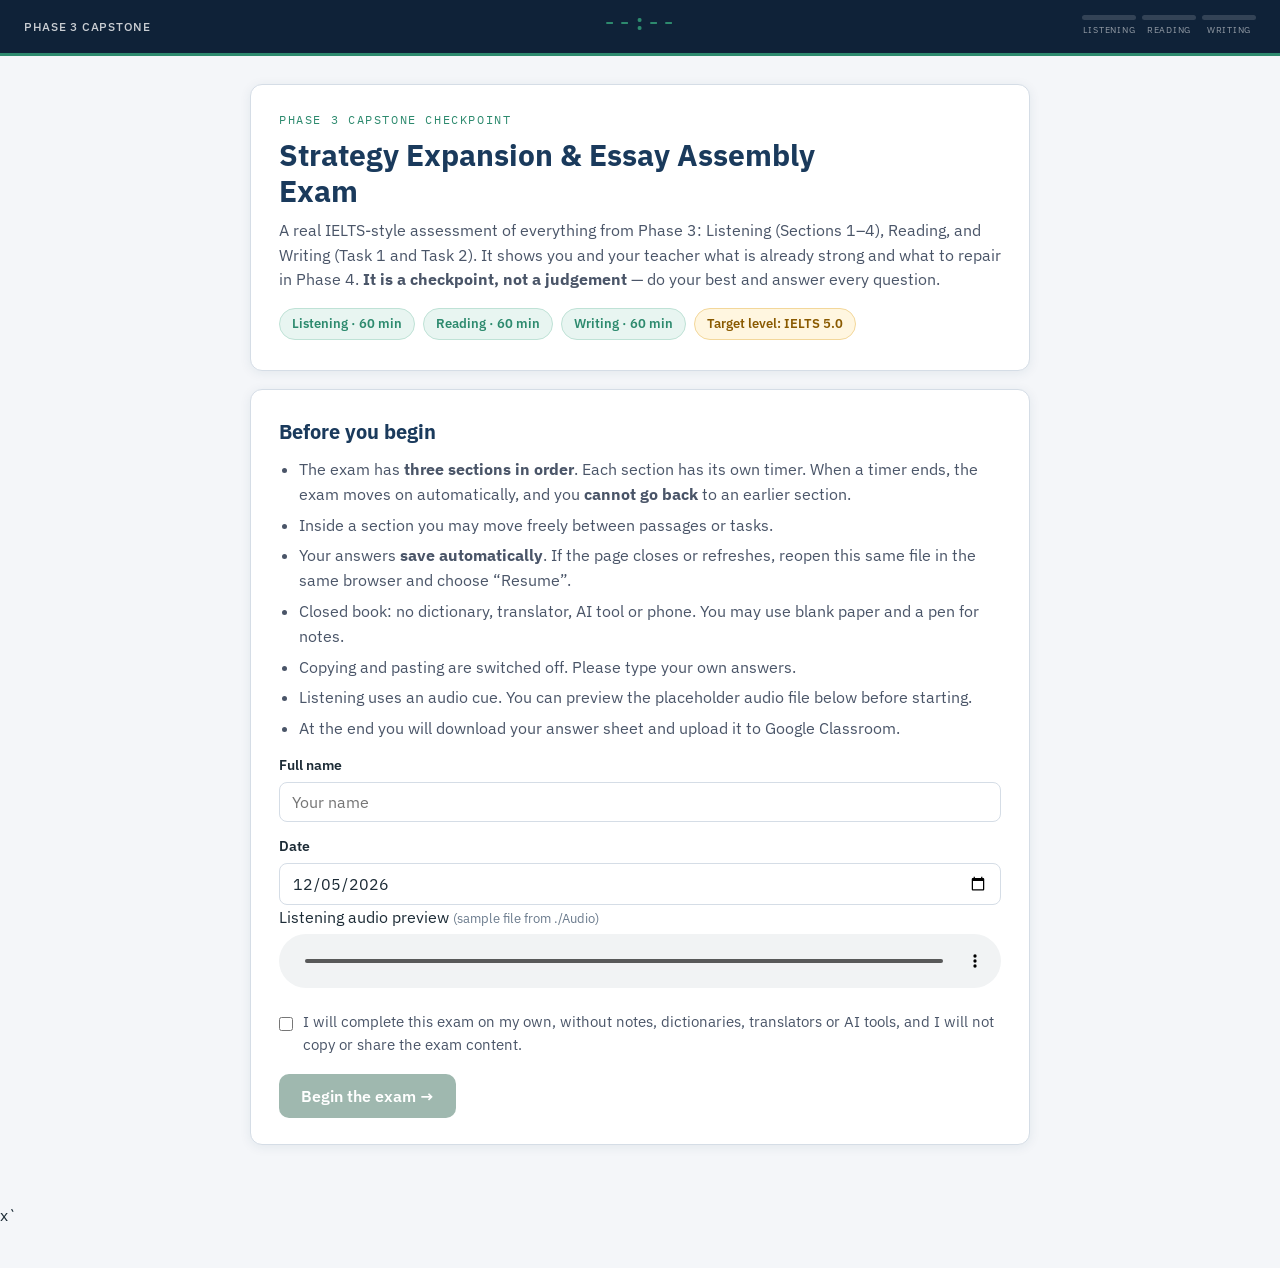
<file: index.html>
<!DOCTYPE html>
<html lang="en">
<head>
<meta charset="UTF-8">
<meta name="viewport" content="width=device-width, initial-scale=1.0">
<title>Phase 3 Capstone Exam — Pre-IELTS to 5.0</title>
<link rel="preconnect" href="https://fonts.googleapis.com">
<link href="https://fonts.googleapis.com/css2?family=IBM+Plex+Sans:ital,wght@0,300;0,400;0,500;0,600;0,700;1,400&family=IBM+Plex+Mono:wght@400;500&display=swap" rel="stylesheet">
<link rel="stylesheet" href="./capstone_phase3.css">
</head>
<body>
<a class="skip-link" href="#main-content">Skip to main content</a>

<header id="exam-header">
  <div class="hdr-left" id="hdr-title">Phase 3 Capstone</div>
  <div class="hdr-center"><div id="timer" aria-hidden="true">--:--</div><div id="timer-label"></div></div>
  <div class="hdr-right"><div id="progress-rail" aria-label="Exam progress"></div></div>
</header>
<div id="toast" role="status" aria-live="polite"></div>

<main id="main-content">

  <!-- COVER -->
  <section id="screen-cover" class="screen active">
    <div class="card">
      <div class="eyebrow">Phase 3 Capstone Checkpoint</div>
      <h1>Strategy Expansion &amp; Essay Assembly<br>Exam</h1>
      <p class="lead">A real IELTS-style assessment of everything from Phase 3: Listening (Sections 1–4), Reading, and Writing (Task 1 and Task 2). It shows you and your teacher what is already strong and what to repair in Phase 4. <b>It is a checkpoint, not a judgement</b> — do your best and answer every question.</p>
      <div class="chips" id="cover-chips"></div>
    </div>

    <div class="card hidden" id="cover-resume">
      <h2>Saved attempt found</h2>
      <p id="cover-resume-text" class="lead"></p>
      <div class="btn-row">
        <button class="btn btn-primary" id="btn-resume">Resume where I stopped</button>
        <button class="btn btn-ghost" id="btn-discard">Start a new attempt (erases saved answers)</button>
      </div>
      <div class="note clay">The timer kept running while the page was closed. If time ran out, that section was closed automatically.</div>
    </div>

    <div class="card" id="cover-form">
      <h2>Before you begin</h2>
      <ul class="rules">
        <li>The exam has <b>three sections in order</b>. Each section has its own timer. When a timer ends, the exam moves on automatically, and you <b>cannot go back</b> to an earlier section.</li>
        <li>Inside a section you may move freely between passages or tasks.</li>
        <li>Your answers <b>save automatically</b>. If the page closes or refreshes, reopen this same file in the same browser and choose “Resume”.</li>
        <li>Closed book: no dictionary, translator, AI tool or phone. You may use blank paper and a pen for notes.</li>
        <li>Copying and pasting are switched off. Please type your own answers.</li>
        <li>Listening uses an audio cue. You can preview the placeholder audio file below before starting.</li>
        <li>At the end you will download your answer sheet and upload it to Google Classroom.</li>
      </ul>
      <label class="fld" for="inp-name">Full name</label>
      <input type="text" id="inp-name" autocomplete="off" placeholder="Your name">
      <label class="fld" for="inp-date">Date</label>
      <input type="date" id="inp-date" autocomplete="off">
      <div class="fld">Listening audio preview <span class="small">(sample file from ./Audio)</span></div>
      <audio controls style="margin-top:4px;width:100%" src="./Audio/listening-placeholder.wav" aria-label="Listening audio preview"></audio>
      <label class="chk"><input type="checkbox" id="chk-integrity"><span>I will complete this exam on my own, without notes, dictionaries, translators or AI tools, and I will not copy or share the exam content.</span></label>
      <div class="note teal" id="storage-warn" style="display:none"></div>
      <div class="btn-row"><button class="btn btn-primary" id="btn-begin" disabled>Begin the exam →</button></div>
    </div>
  </section>

  <!-- INTRO SCREENS (filled by JS) -->
  <section id="screen-intro-reading" class="screen"></section>
  <section id="screen-intro-writing" class="screen"></section>
  <section id="screen-intro-listening" class="screen"></section>

  <!-- READING -->
  <section id="screen-run-reading" class="screen">
    <div class="run-top">
      <div class="tabs" id="reading-tabs" role="tablist"></div>
      <button class="btn btn-amber" id="btn-finish-reading">Finish Reading →</button>
    </div>
    <div id="reading-panes"></div>
  </section>

  <!-- WRITING -->
  <section id="screen-run-writing" class="screen">
    <div class="run-top">
      <div class="tabs" id="writing-tabs" role="tablist"></div>
      <button class="btn btn-amber" id="btn-finish-writing">Finish Writing →</button>
    </div>
    <div id="writing-panes"></div>
  </section>

  <!-- LISTENING -->
  <section id="screen-run-listening" class="screen"></section>

  <!-- DONE -->
  <section id="screen-done" class="screen"><div id="done-root"></div></section>
</main>

<!-- Reading question palette -->
<div id="palette-bar" role="navigation" aria-label="Question navigator">
  <div class="pal-inner"><div class="pal-nums" id="pal-nums"></div><div class="pal-count" id="pal-count"></div></div>
</div>

<div id="print-sheet"></div>

<script src="./capstone_phase3_content.js"></script>
<script src="./capstone_phase3.js"></script>
</body>
</html>x`
</file>
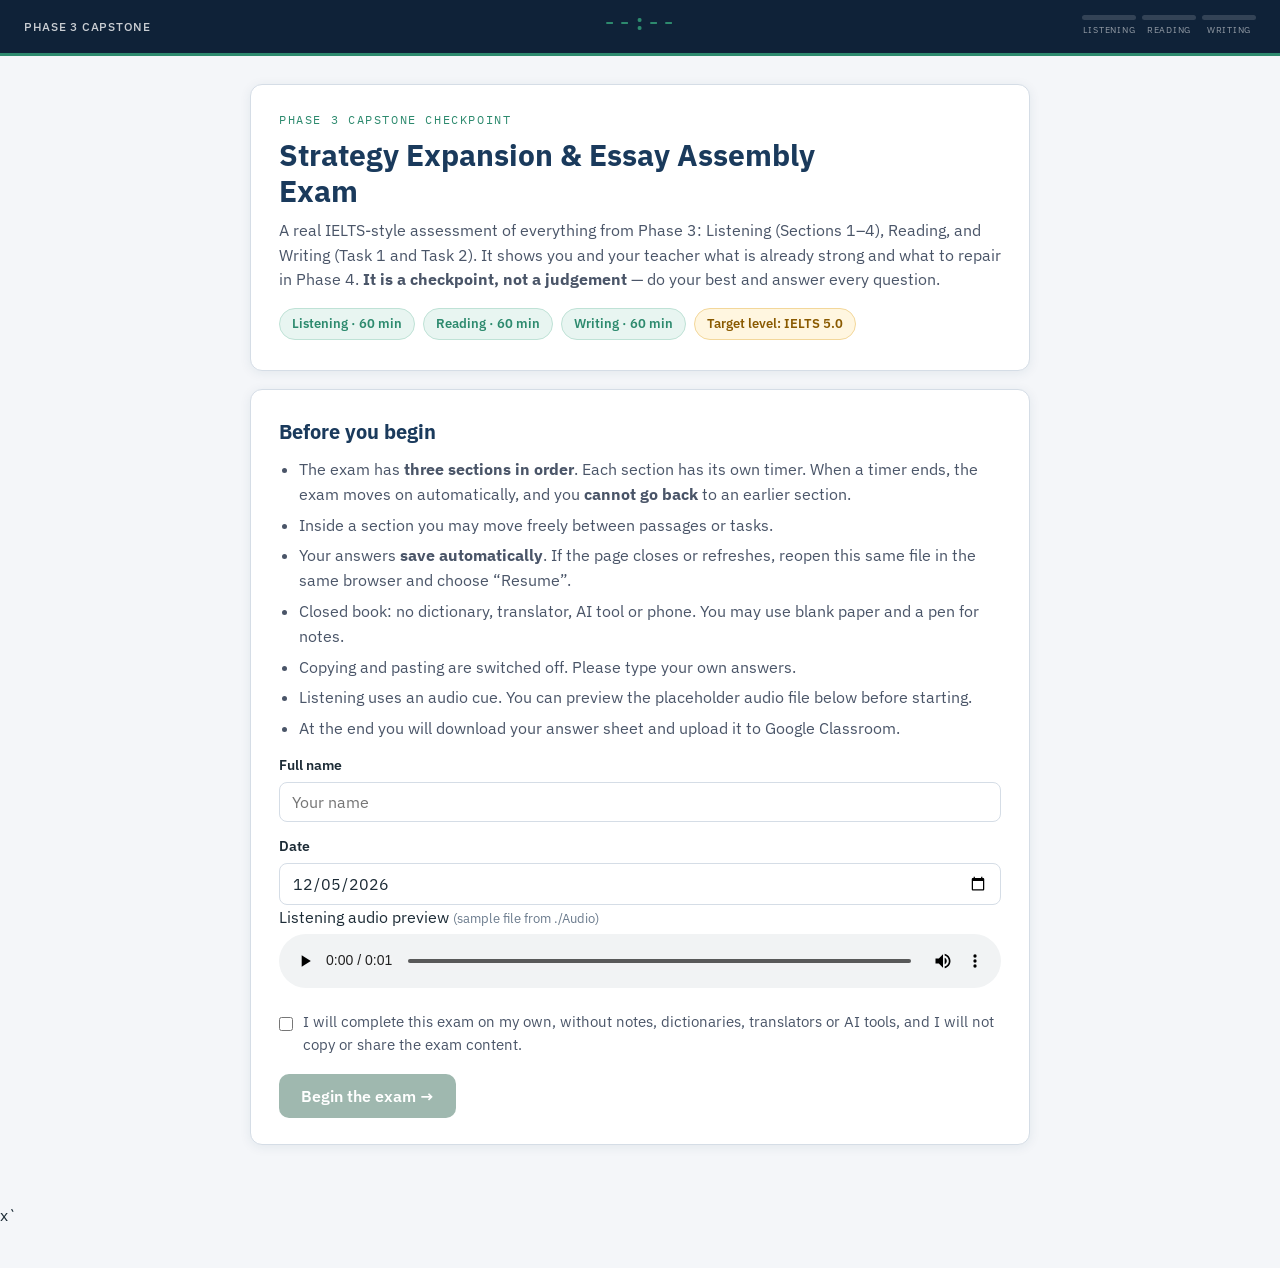
<file: capstone_phase3.html>
<!DOCTYPE html>
<html lang="en">
<head>
<meta charset="UTF-8">
<meta name="viewport" content="width=device-width, initial-scale=1.0">
<title>Phase 3 Capstone Exam — Pre-IELTS to 5.0</title>
<link rel="preconnect" href="https://fonts.googleapis.com">
<link href="https://fonts.googleapis.com/css2?family=IBM+Plex+Sans:ital,wght@0,300;0,400;0,500;0,600;0,700;1,400&family=IBM+Plex+Mono:wght@400;500&display=swap" rel="stylesheet">
<link rel="stylesheet" href="./capstone_phase3.css">
</head>
<body>
<a class="skip-link" href="#main-content">Skip to main content</a>

<header id="exam-header">
  <div class="hdr-left" id="hdr-title">Phase 3 Capstone</div>
  <div class="hdr-center"><div id="timer" aria-hidden="true">--:--</div><div id="timer-label"></div></div>
  <div class="hdr-right"><div id="progress-rail" aria-label="Exam progress"></div></div>
</header>
<div id="toast" role="status" aria-live="polite"></div>

<main id="main-content">

  <!-- COVER -->
  <section id="screen-cover" class="screen active">
    <div class="card">
      <div class="eyebrow">Phase 3 Capstone Checkpoint</div>
      <h1>Strategy Expansion &amp; Essay Assembly<br>Exam</h1>
      <p class="lead">A real IELTS-style assessment of everything from Phase 3: Listening (Sections 1–4), Reading, and Writing (Task 1 and Task 2). It shows you and your teacher what is already strong and what to repair in Phase 4. <b>It is a checkpoint, not a judgement</b> — do your best and answer every question.</p>
      <div class="chips" id="cover-chips"></div>
    </div>

    <div class="card hidden" id="cover-resume">
      <h2>Saved attempt found</h2>
      <p id="cover-resume-text" class="lead"></p>
      <div class="btn-row">
        <button class="btn btn-primary" id="btn-resume">Resume where I stopped</button>
        <button class="btn btn-ghost" id="btn-discard">Start a new attempt (erases saved answers)</button>
      </div>
      <div class="note clay">The timer kept running while the page was closed. If time ran out, that section was closed automatically.</div>
    </div>

    <div class="card" id="cover-form">
      <h2>Before you begin</h2>
      <ul class="rules">
        <li>The exam has <b>three sections in order</b>. Each section has its own timer. When a timer ends, the exam moves on automatically, and you <b>cannot go back</b> to an earlier section.</li>
        <li>Inside a section you may move freely between passages or tasks.</li>
        <li>Your answers <b>save automatically</b>. If the page closes or refreshes, reopen this same file in the same browser and choose “Resume”.</li>
        <li>Closed book: no dictionary, translator, AI tool or phone. You may use blank paper and a pen for notes.</li>
        <li>Copying and pasting are switched off. Please type your own answers.</li>
        <li>Listening uses an audio cue. You can preview the placeholder audio file below before starting.</li>
        <li>At the end you will download your answer sheet and upload it to Google Classroom.</li>
      </ul>
      <label class="fld" for="inp-name">Full name</label>
      <input type="text" id="inp-name" autocomplete="off" placeholder="Your name">
      <label class="fld" for="inp-date">Date</label>
      <input type="date" id="inp-date" autocomplete="off">
      <div class="fld">Listening audio preview <span class="small">(sample file from ./Audio)</span></div>
      <audio controls style="margin-top:4px;width:100%" src="./Audio/listening-placeholder.wav" aria-label="Listening audio preview"></audio>
      <label class="chk"><input type="checkbox" id="chk-integrity"><span>I will complete this exam on my own, without notes, dictionaries, translators or AI tools, and I will not copy or share the exam content.</span></label>
      <div class="note teal" id="storage-warn" style="display:none"></div>
      <div class="btn-row"><button class="btn btn-primary" id="btn-begin" disabled>Begin the exam →</button></div>
    </div>
  </section>

  <!-- INTRO SCREENS (filled by JS) -->
  <section id="screen-intro-reading" class="screen"></section>
  <section id="screen-intro-writing" class="screen"></section>
  <section id="screen-intro-listening" class="screen"></section>

  <!-- READING -->
  <section id="screen-run-reading" class="screen">
    <div class="run-top">
      <div class="tabs" id="reading-tabs" role="tablist"></div>
      <button class="btn btn-amber" id="btn-finish-reading">Finish Reading →</button>
    </div>
    <div id="reading-panes"></div>
  </section>

  <!-- WRITING -->
  <section id="screen-run-writing" class="screen">
    <div class="run-top">
      <div class="tabs" id="writing-tabs" role="tablist"></div>
      <button class="btn btn-amber" id="btn-finish-writing">Finish Writing →</button>
    </div>
    <div id="writing-panes"></div>
  </section>

  <!-- LISTENING -->
  <section id="screen-run-listening" class="screen"></section>

  <!-- DONE -->
  <section id="screen-done" class="screen"><div id="done-root"></div></section>
</main>

<!-- Reading question palette -->
<div id="palette-bar" role="navigation" aria-label="Question navigator">
  <div class="pal-inner"><div class="pal-nums" id="pal-nums"></div><div class="pal-count" id="pal-count"></div></div>
</div>

<div id="print-sheet"></div>

<script src="./capstone_phase3_content.js"></script>
<script src="./capstone_phase3.js"></script>
</body>
</html>x`
</file>
<file: capstone_phase3.css>
*,*::before,*::after{box-sizing:border-box;margin:0;padding:0}
:root{
  --navy:#1A3A5C; --navy-deep:#0F2238; --teal:#2D8A6E; --teal-light:#E8F5F1;
  --amber:#F6AE2D; --amber-light:#FFF6E0; --clay:#C0392B; --clay-light:#FDECEA;
  --ink:#1C2B36; --ink-mid:#4A5568; --ink-soft:#6B7B8D; --rule:#D5DDE6;
  --bg:#F4F6F9; --card:#FFFFFF; --shadow:0 2px 12px rgba(26,58,92,0.08);
  --mono:'IBM Plex Mono',ui-monospace,Menlo,Consolas,monospace;
  --sans:'IBM Plex Sans',system-ui,-apple-system,'Segoe UI',Roboto,sans-serif;
}
html{scroll-behavior:smooth}
body{font-family:var(--sans);background:var(--bg);color:var(--ink);min-height:100vh;padding-bottom:40px;line-height:1.55}
body.is-reading{padding-bottom:96px}
.hidden{display:none!important}
.skip-link{position:absolute;left:-9999px;top:0;background:#fff;color:var(--navy);padding:8px 12px;z-index:400;border-radius:0 0 6px 0}
.skip-link:focus{left:0}

/* ── Sticky header ── */
#exam-header{position:fixed;top:0;left:0;right:0;z-index:200;background:var(--navy-deep);display:grid;grid-template-columns:1fr auto 1fr;align-items:center;padding:0 24px;height:56px;border-bottom:3px solid var(--teal)}
.hdr-left{color:rgba(255,255,255,.78);font-size:.78rem;font-weight:500;letter-spacing:.06em;text-transform:uppercase;white-space:nowrap;overflow:hidden;text-overflow:ellipsis}
.hdr-center{text-align:center;line-height:1.1}
.hdr-right{text-align:right}
#timer{font-family:var(--mono);font-size:1.35rem;font-weight:500;color:var(--teal);letter-spacing:.08em;transition:color .4s}
#timer.amber{color:var(--amber)} #timer.red{color:#ff6b6b}
#timer-label{font-size:.62rem;color:rgba(255,255,255,.6);letter-spacing:.12em;text-transform:uppercase;min-height:.8em}
#progress-rail{display:flex;gap:6px;justify-content:flex-end;align-items:center}
.rail-step{display:flex;flex-direction:column;align-items:center;gap:3px;min-width:54px}
.rail-step i{display:block;width:100%;height:5px;border-radius:3px;background:rgba(255,255,255,.15);transition:background .3s}
.rail-step span{font-size:.58rem;color:rgba(255,255,255,.55);letter-spacing:.08em;text-transform:uppercase}
.rail-step.done i{background:var(--teal)} .rail-step.active i{background:var(--amber)} .rail-step.active span{color:#fff}

/* ── Layout ── */
main{max-width:820px;margin:0 auto;padding:84px 20px 40px}
main.wide{max-width:1600px}
.screen{display:none} .screen.active{display:block}
.card{background:var(--card);border:1px solid var(--rule);border-radius:12px;box-shadow:var(--shadow);padding:26px 28px;margin-bottom:18px}
h1{font-size:1.9rem;line-height:1.2;color:var(--navy);font-weight:700}
h2{font-size:1.25rem;color:var(--navy);font-weight:700;margin-bottom:8px}
h3{font-size:1rem;color:var(--navy);font-weight:600}
.eyebrow{font-family:var(--mono);font-size:.72rem;letter-spacing:.14em;text-transform:uppercase;color:var(--teal);margin-bottom:8px}
.lead{color:var(--ink-mid);margin-top:8px}
.chips{display:flex;flex-wrap:wrap;gap:8px;margin:16px 0 4px}
.chip{background:var(--teal-light);color:var(--teal);border:1px solid #bfe2d6;border-radius:999px;padding:5px 12px;font-size:.8rem;font-weight:600}
.chip.amber{background:var(--amber-light);color:#8a5a00;border-color:#f3d79a}
ul.rules{margin:10px 0 0 20px;color:var(--ink-mid)} ul.rules li{margin:6px 0}
.note{background:var(--amber-light);border-left:4px solid var(--amber);border-radius:6px;padding:10px 14px;font-size:.9rem;margin-top:14px}
.note.teal{background:var(--teal-light);border-left-color:var(--teal)}
.note.clay{background:var(--clay-light);border-left-color:var(--clay)}
label.fld{display:block;font-weight:600;font-size:.85rem;margin:14px 0 6px;color:var(--ink)}
input[type=text],input[type=date],textarea,select{font-family:var(--sans);font-size:1rem;color:var(--ink);border:1.5px solid var(--rule);border-radius:8px;padding:9px 12px;background:#fff;width:100%}
input:focus,textarea:focus,select:focus{outline:3px solid #bfe2d6;border-color:var(--teal)}
select{width:auto;min-width:78px;padding:6px 8px}
.chk{display:flex;gap:10px;align-items:flex-start;margin-top:16px;font-size:.92rem;color:var(--ink-mid)} .chk input{margin-top:4px;width:18px;height:18px}
.btn{font-family:var(--sans);font-size:1rem;font-weight:600;border:0;border-radius:10px;padding:12px 22px;cursor:pointer;transition:transform .08s,box-shadow .2s,background .2s}
.btn:active{transform:scale(.98)}
.btn-primary{background:var(--teal);color:#fff;box-shadow:0 2px 0 #1f6a53} .btn-primary:hover{background:#26775f}
.btn-primary[disabled]{background:#9fb8af;box-shadow:none;cursor:not-allowed}
.btn-ghost{background:#fff;color:var(--navy);border:1.5px solid var(--rule)} .btn-ghost:hover{border-color:var(--navy)}
.btn-amber{background:var(--amber);color:#3b2a00}
.btn-danger{background:var(--clay);color:#fff}
.btn-row{display:flex;gap:12px;flex-wrap:wrap;margin-top:18px;align-items:center}
.small{font-size:.82rem;color:var(--ink-soft)}
.source-credit{margin-top:10px;font-size:.78rem;color:var(--ink-soft)}
#mic-status{font-size:.88rem;margin-left:6px}
.ok{color:var(--teal);font-weight:600} .bad{color:var(--clay);font-weight:600}

/* ── Tabs ── */
.tabs{display:flex;gap:8px;margin-bottom:14px;flex-wrap:wrap}
.tab{font-family:var(--sans);font-weight:600;font-size:.92rem;border:1.5px solid var(--rule);background:#fff;color:var(--ink-mid);border-radius:999px;padding:8px 16px;cursor:pointer}
.tab.active{background:var(--navy);border-color:var(--navy);color:#fff}
.tab small{font-weight:400;opacity:.8;margin-left:6px}
.run-top{display:flex;justify-content:space-between;align-items:center;gap:12px;flex-wrap:wrap;margin-bottom:6px}

/* ── Split reading/writing layout ── */
.read-grid{display:grid;grid-template-columns:minmax(0,1fr) minmax(0,1fr);gap:18px;align-items:start}
.passage-col{position:sticky;top:72px;max-height:calc(100vh - 170px);overflow:auto;padding-right:6px}
.pane{display:none} .pane.active{display:block}
.passage-title{font-size:1.25rem;font-weight:700;color:var(--navy);margin-bottom:12px}
.para{display:flex;gap:12px;margin-bottom:14px}
.para-l{flex:none;width:26px;height:26px;border-radius:6px;background:var(--navy);color:#fff;font-family:var(--mono);font-weight:500;display:flex;align-items:center;justify-content:center;font-size:.85rem;margin-top:2px}
.para p{font-size:.98rem;line-height:1.8;white-space:pre-line}
.para.glossary .para-l{width:auto;padding:0 8px}

/* ── Question groups ── */
.qg{margin-bottom:22px}
.qg-title{font-size:1.05rem;color:var(--navy);margin-bottom:6px}
.note-title{font-size:.98rem;color:var(--ink);font-weight:600;margin:0 0 6px}
.qg-instr{background:var(--teal-light);border-left:4px solid var(--teal);border-radius:6px;padding:10px 12px;font-size:.9rem;margin-bottom:12px}
.qi{display:flex;gap:12px;align-items:center;padding:9px 0;border-bottom:1px dashed var(--rule)}
.qi-static{padding:9px 0;border-bottom:1px dashed var(--rule);font-size:.95rem;line-height:1.6}
.qi-heading{margin:14px 0 4px;color:var(--navy);font-size:.92rem;font-weight:700}
.qi:last-child{border-bottom:0}
.qn{flex:none;width:30px;height:30px;border-radius:50%;background:var(--navy);color:#fff;font-family:var(--mono);font-size:.82rem;display:flex;align-items:center;justify-content:center}
.qt{flex:1;font-size:.95rem}
.qi select{flex:none}
.bank{border:1.5px solid var(--rule);border-radius:8px;padding:10px 12px;margin:10px 0 14px;background:#fff}
.bank b{display:block;font-size:.8rem;letter-spacing:.06em;text-transform:uppercase;color:var(--ink-soft);margin-bottom:6px}
.bank ul{list-style:none;display:grid;grid-template-columns:repeat(auto-fill,minmax(150px,1fr));gap:4px 12px}
.bank li{font-size:.92rem} .bank li span{font-family:var(--mono);font-weight:600;color:var(--teal);margin-right:6px}
.summary-text{font-size:.98rem;line-height:2.15}
.gap{display:inline-flex;align-items:center;gap:4px;white-space:nowrap}
.gap-n{font-family:var(--mono);font-size:.75rem;background:var(--navy);color:#fff;border-radius:4px;padding:1px 6px}
.mcq-item{padding:12px 0;border-bottom:1px dashed var(--rule)} .mcq-item:last-child{border-bottom:0}
.mcq-stem{display:flex;gap:12px;margin-bottom:8px;font-size:.95rem;font-weight:500}
.opt{display:flex;align-items:flex-start;gap:10px;border:1.5px solid var(--rule);border-radius:8px;padding:8px 12px;margin:6px 0 0 42px;cursor:pointer;background:#fff;font-size:.93rem;position:relative}
.opt:hover{border-color:var(--teal)}
.opt input{position:absolute;opacity:0;width:0;height:0}
.opt .ok-key{flex:none;width:24px;height:24px;border-radius:50%;border:1.5px solid var(--ink-soft);font-family:var(--mono);font-size:.78rem;display:flex;align-items:center;justify-content:center;color:var(--ink-mid)}
.opt.sel,.opt.selected{border-color:var(--teal);background:var(--teal-light)} .opt.sel .ok-key,.opt.selected .ok-key{background:var(--teal);border-color:var(--teal);color:#fff}
.opt:focus-within{outline:3px solid #bfe2d6}
.sc-line{flex:1;font-size:.95rem;line-height:2}
.sc-input{width:170px;display:inline-block;padding:4px 8px;font-size:.95rem;border-radius:6px;margin:0 4px;vertical-align:baseline}
.sc-input.warn{border-color:var(--clay);background:var(--clay-light)}
.sc-hint{display:block;font-size:.74rem;color:var(--clay);min-height:1em}

/* ── Palette ── */
#palette-bar{position:fixed;left:0;right:0;bottom:0;z-index:150;background:#fff;border-top:1px solid var(--rule);padding:8px 14px;display:none;box-shadow:0 -2px 10px rgba(26,58,92,.08)}
body.is-reading #palette-bar{display:block}
.pal-inner{max-width:1280px;margin:0 auto;display:flex;gap:10px;align-items:center;justify-content:space-between;flex-wrap:wrap}
.pal-nums{display:flex;gap:4px;flex-wrap:wrap}
.pal-btn{width:30px;height:28px;border-radius:6px;border:1.5px solid var(--rule);background:#fff;font-family:var(--mono);font-size:.74rem;color:var(--ink-mid);cursor:pointer;padding:0}
.pal-btn.answered{background:var(--teal);border-color:var(--teal);color:#fff}
.pal-sep{width:10px}
.pal-count{font-size:.82rem;color:var(--ink-mid);font-weight:600}

/* ── Writing ── */
.task-head{display:flex;justify-content:space-between;gap:10px;flex-wrap:wrap;margin-bottom:8px}
.task-label{font-family:var(--mono);font-size:.78rem;letter-spacing:.12em;color:var(--teal);font-weight:500;text-transform:uppercase}
.task-time{font-size:.82rem;color:var(--ink-soft)}
.prompt{margin:10px 0;font-size:.98rem}
.prompt.strong{font-weight:600}
.data-table{width:100%;border-collapse:collapse;margin:12px 0;font-size:.92rem;background:#fff}
.data-table caption{caption-side:top;text-align:left;font-weight:600;padding:0 0 6px;font-size:.88rem;color:var(--ink-mid)}
.data-table th,.data-table td{border:1px solid var(--rule);padding:8px 10px;text-align:center}
.data-table th{background:var(--navy);color:#fff;font-weight:600;font-size:.82rem}
.data-table td:first-child,.data-table th:first-child{text-align:left;font-weight:600}
.data-table tr:nth-child(even) td{background:#f7f9fb}
.matching-key{max-width:440px;border-collapse:separate;border-spacing:0 4px;background:transparent}
.matching-key th,.matching-key td{border:0;background:#f5f6f8;color:var(--ink);padding:6px 10px;text-align:left}
.matching-key th{width:34px;border-radius:6px 0 0 6px;font-size:.95rem}
.matching-key td{border-radius:0 6px 6px 0;font-weight:400}
.matching-key tr:nth-child(even) td,.matching-key tr:nth-child(even) th{background:#f5f6f8}
.listening-table-wrap{margin:12px 0 18px;overflow-x:auto}
.listening-table{width:100%;min-width:760px;table-layout:fixed}
.listening-table th{background:#fff;color:var(--ink);text-align:left;font-size:.9rem}
.listening-table td{text-align:left;vertical-align:top;line-height:1.8}
.listening-table-gap{display:inline;white-space:normal;vertical-align:middle}
.listening-table-gap .gap-n{display:inline-block}
.listening-table-gap .sc-input{width:100px;max-width:100%;vertical-align:middle}
.listening-table td{overflow-wrap:anywhere}
textarea.write{min-height:430px;line-height:1.6;resize:vertical;font-size:1.02rem}
.wc{display:flex;justify-content:space-between;margin-top:8px;font-family:var(--mono);font-size:.85rem;color:var(--ink-soft)}
.wc.ok{color:var(--teal)} .wc.near{color:#b27800}

/* ── Listening ── */
.sp-chip{display:inline-block;border-radius:999px;padding:4px 12px;font-size:.78rem;font-weight:600;background:var(--teal-light);color:var(--teal)}
.sp-chip.live{background:var(--amber-light);color:#8a5a00}
.sp-clock{font-family:var(--mono);font-size:3.2rem;font-weight:500;color:var(--navy);text-align:center;margin:12px 0 4px;letter-spacing:.06em}
.diagram-placeholder{margin:12px 0;border:1.5px dashed var(--rule);border-radius:10px;padding:12px;background:#f8fafb;text-align:center}
.diagram-placeholder img{max-width:100%;border-radius:8px;border:1px solid var(--rule);background:#fff}
.listening-questions{display:grid;gap:12px;margin-top:12px}
.listening-questions .mcq-item{border-bottom:1px dashed var(--rule);padding-bottom:12px}
.listening-question-instruction{margin-top:20px}
.listening-static-text{margin:8px 0;font-size:.95rem;line-height:1.6}
.listening-note-list{margin-top:18px}
.listening-note-instructions p{margin:8px 0;font-size:.95rem}
.listening-note-list h4{margin:18px 0 8px;font-size:1rem;color:var(--ink)}
.listening-note-list>p{margin:8px 0;font-size:.98rem;line-height:1.7}
.listening-note-list ul{padding-left:26px}
.listening-note-list li{padding:7px 0;font-size:.98rem;line-height:1.8}
.listening-note-gap{display:inline-flex;vertical-align:middle;margin:0 4px}
.listening-note-gap .sc-input{width:170px;max-width:min(44vw, 240px)}
.listening-word-hint{display:none}
.listening-word-hint:not(:empty){display:block;margin:0 0 2px 40px}
.listening-audio-error{background:var(--clay-light);border-left:4px solid var(--clay);border-radius:6px;padding:8px 12px;color:var(--clay);font-size:.88rem;margin:6px 0}
.listening-matching-group{margin:18px 0 8px}
.listening-matching-instructions{background:#f5f6f8;border-left:4px solid var(--clay);border-radius:0 6px 6px 0;padding:12px 16px;margin-bottom:18px}
.listening-matching-instructions p{margin:4px 0;font-size:.95rem}
.listening-matching-group .qg-title{font-size:1.15rem;margin:0 0 12px}
.listening-matching-options{list-style:none;background:#f5f6f8;border-radius:10px;padding:12px 18px;margin:0 0 14px}
.listening-matching-options li{display:flex;gap:7px;padding:4px 0;font-size:1rem}
.listening-matching-options strong{min-width:16px}
.listening-match-questions{display:grid;gap:12px}
.listening-match-row{display:flex;align-items:center;gap:12px;padding:6px 0}
.listening-match-stem{font-size:1rem;font-weight:500}
.listening-match-row select{min-width:140px}
.listening-multi-select-group{margin:18px 0 22px}
.listening-multi-select-group .mcq-stem{align-items:flex-start;font-weight:600}
.listening-range{width:auto;min-width:unset;height:auto;min-height:30px;border-radius:6px;padding:0 8px}
.listening-select-count{margin:-6px 0 4px 38px;color:var(--ink-soft)}
.sp-clock.amber{color:#b27800} .sp-clock.red{color:var(--clay)}
.sp-label{text-align:center;font-size:.8rem;letter-spacing:.14em;text-transform:uppercase;color:var(--ink-soft);margin-bottom:10px}
.cue{background:#fffdf5;border:2px solid var(--navy);border-radius:10px;padding:18px 22px;margin:12px 0}
.cue h3{font-size:1.15rem;margin-bottom:8px}
.cue ul{margin:6px 0 0 20px}
.cue li{margin:4px 0}
.p3q{font-size:1.25rem;font-weight:600;color:var(--navy);line-height:1.4;margin:10px 0 6px}
.rec-dot{display:inline-block;width:10px;height:10px;border-radius:50%;background:var(--clay);margin-right:6px;animation:pulse 1.2s infinite}
@keyframes pulse{0%,100%{opacity:1}50%{opacity:.25}}

/* ── Toast ── */
#toast{position:fixed;left:50%;bottom:78px;transform:translateX(-50%);background:var(--navy-deep);color:#fff;padding:10px 18px;border-radius:10px;font-size:.9rem;z-index:300;opacity:0;pointer-events:none;transition:opacity .25s;max-width:92vw;text-align:center}
#toast.show{opacity:1}

/* ── Done ── */
.dl-grid{display:grid;gap:12px;margin-top:14px}
.dl{display:flex;justify-content:space-between;align-items:center;gap:12px;flex-wrap:wrap;border:1.5px solid var(--rule);border-radius:10px;padding:12px 16px;background:#fff}
.dl b{display:block}
table.sum{width:100%;border-collapse:collapse;margin-top:10px;font-size:.92rem}
table.sum td,table.sum th{border-bottom:1px solid var(--rule);padding:7px 8px;text-align:left}

/* ── Print sheet ── */
#print-sheet{display:none}
@media print{
  body>*:not(#print-sheet){display:none!important}
  #print-sheet{display:block!important;font-family:Arial,Helvetica,sans-serif;font-size:11pt;color:#000;padding:0}
  #print-sheet h1{font-size:16pt;margin-bottom:4pt;color:#000}
  #print-sheet h2{font-size:12pt;margin:14pt 0 4pt;border-bottom:1px solid #000;padding-bottom:2pt;color:#000}
  #print-sheet pre{white-space:pre-wrap;font-family:Arial,Helvetica,sans-serif;font-size:10.5pt;line-height:1.45}
  #print-sheet table{border-collapse:collapse;width:100%;font-size:10pt}
  #print-sheet td,#print-sheet th{border:1px solid #999;padding:3pt 5pt;text-align:left;vertical-align:top}
  #print-sheet .cols{columns:3;column-gap:14pt}
  #print-sheet .cols div{break-inside:avoid;margin-bottom:2pt}
}

@media(max-width:900px){
  main{padding:76px 12px 30px}
  .card{padding:18px 16px}
  .read-grid{grid-template-columns:1fr}
  .passage-col{position:static;max-height:none;padding-right:0}
  #exam-header{padding:0 12px;grid-template-columns:auto 1fr auto}
  .hdr-left{display:none}
  .rail-step{min-width:40px} .rail-step span{display:none}
  .opt{margin-left:0}
  .listening-match-row{flex-wrap:wrap}
  .listening-match-row .listening-match-stem{flex:1 1 calc(100% - 50px)}
  .listening-match-row select{margin-left:42px}
  .listening-note-gap .sc-input{width:140px}
  textarea.write{min-height:320px}
}
</file>
